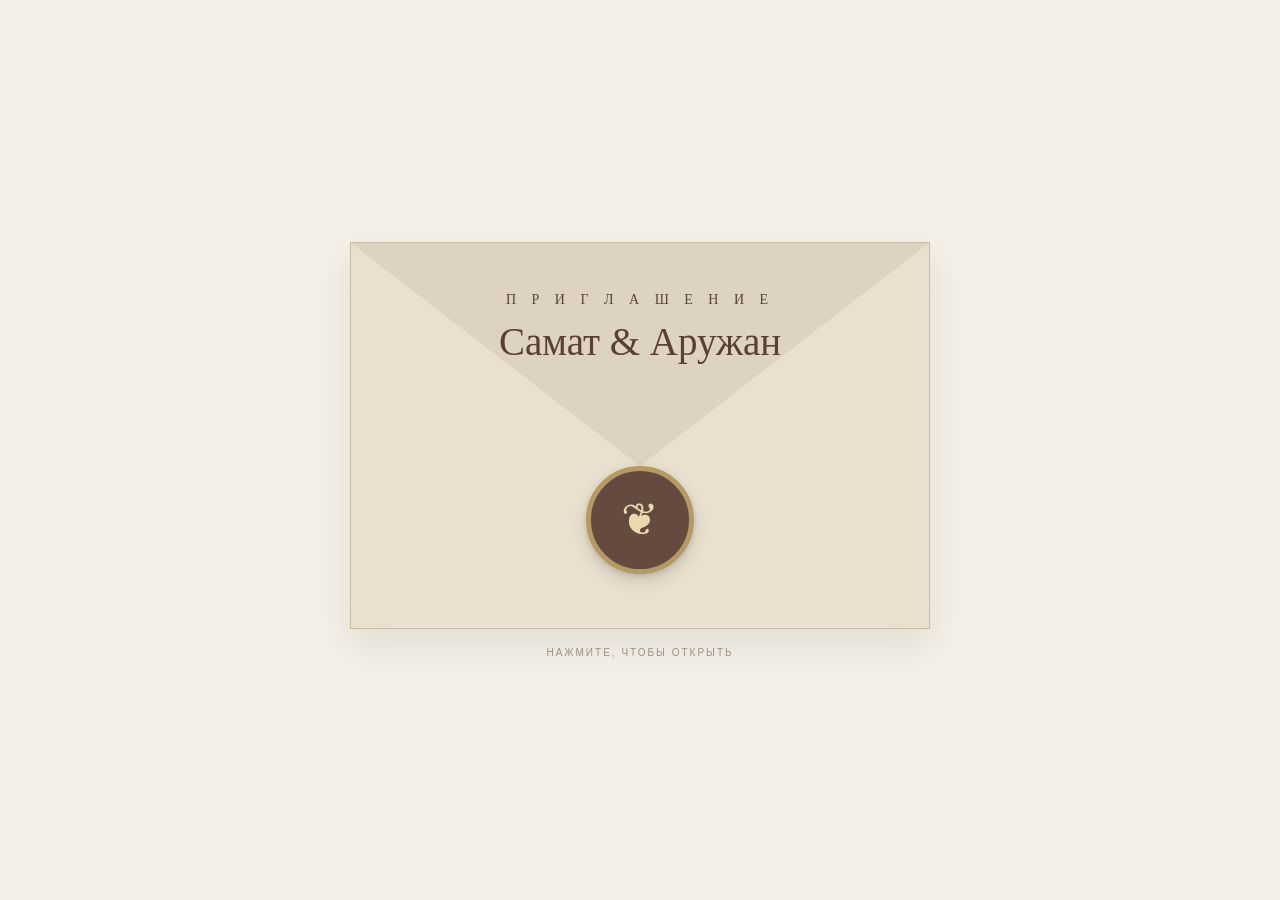
<file: index.html>
<!DOCTYPE html>
<html lang="ru">

<head>
    <meta charset="UTF-8">

    <meta name="viewport"
        content="width=device-width, initial-scale=1.0">

    <title>Самат & Аружан</title>

    <link rel="stylesheet" href="style.css?v=12">
</head>

<body>

    <div class="invitation">

        <div class="envelope">

            <div class="envelope__top"></div>

            <div class="envelope__body">

                <div class="invitation__text">

                    <p>П Р И Г Л А Ш Е Н И Е</p>

                    <h1>Самат &amp; Аружан</h1>

                </div>

            </div>

            <div class="envelope__seal">
                ❦
            </div>

        </div>

        <p class="invitation__hint">
            Нажмите, чтобы открыть
        </p>

    </div>

    <div
        class="page-transition"
        id="pageTransition">
    </div>

    <script src="script.js"></script>

</body>

</html>
</file>
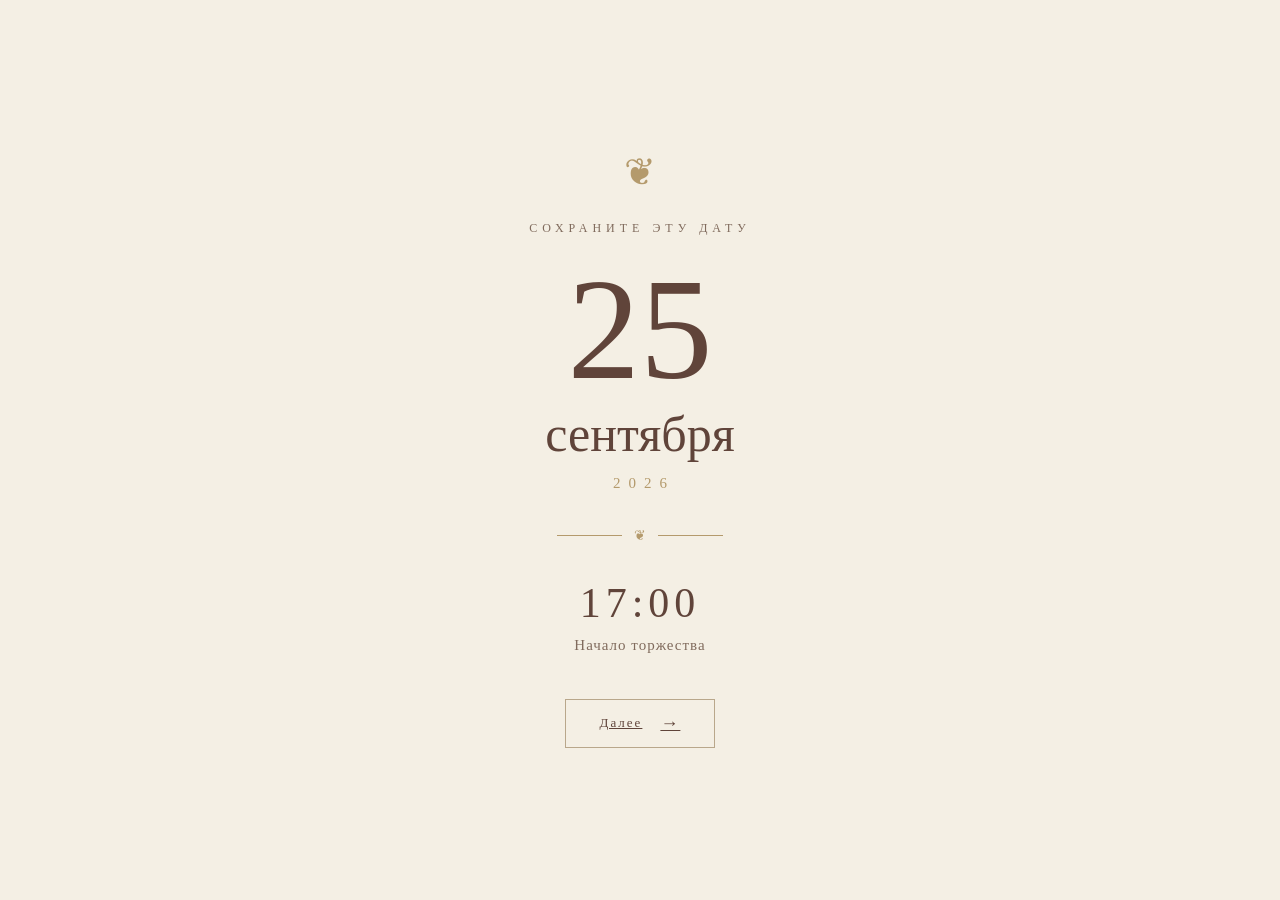
<file: date.html>
<!DOCTYPE html>
<html lang="ru">

<head>
    <meta charset="UTF-8">
    <meta name="viewport" content="width=device-width, initial-scale=1.0">

    <title>Дата торжества</title>

    <link rel="stylesheet" href="date.css">
</head>

<body>

    <main class="date-page">

        <div class="date-page__content">

            <div class="date-page__ornament">
                ❦
            </div>

            <p class="date-page__subtitle">
                СОХРАНИТЕ ЭТУ ДАТУ
            </p>

            <div class="date-page__date">

                <span class="date-page__day">
                    25
                </span>

                <span class="date-page__month">
                    сентября
                </span>

                <span class="date-page__year">
                    2026
                </span>

            </div>

            <div class="date-page__divider">
                <span></span>
                <i>❦</i>
                <span></span>
            </div>

            <div class="date-page__time">
                17:00
            </div>

            <p class="date-page__description">
                Начало торжества
            </p>

            <!-- ПЕРЕХОД НА 4 СТРАНИЦУ -->

            <a href="location.html" class="date-page__button">
                <span>Далее</span>
                <b>→</b>
            </a>

        </div>

    </main>

</body>

</html>
</file>
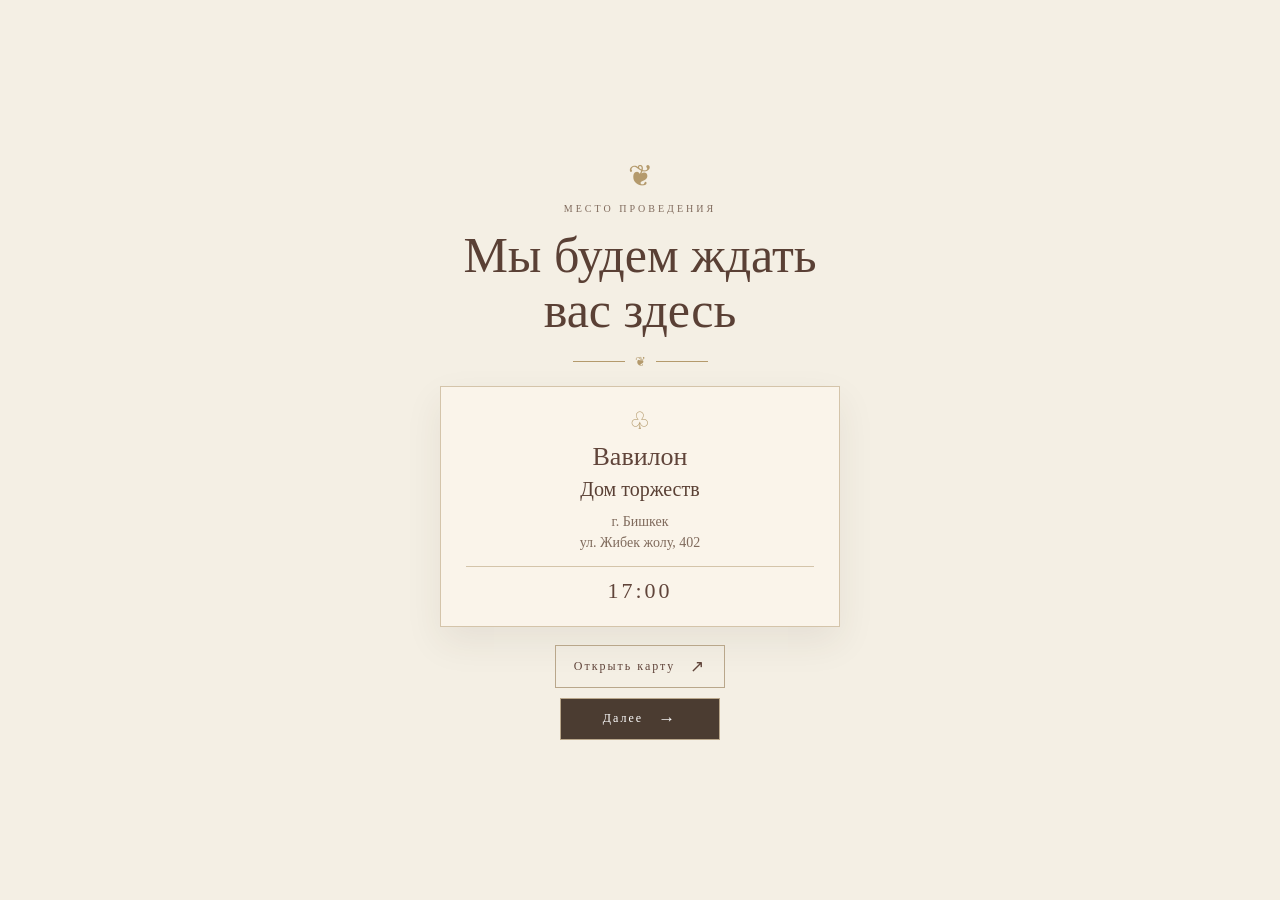
<file: location.html>
<!DOCTYPE html>
<html lang="ru">

<head>
    <meta charset="UTF-8">
    <meta name="viewport" content="width=device-width, initial-scale=1.0">

    <title>Место проведения</title>

    <link rel="stylesheet" href="location.css">
</head>

<body>

    <main class="location-page">

        <div class="location-page__content">

            <div class="location-page__ornament">
                ❦
            </div>

            <p class="location-page__subtitle">
                МЕСТО ПРОВЕДЕНИЯ
            </p>

            <h1 class="location-page__title">
                Мы будем ждать<br>
                вас здесь
            </h1>

            <div class="location-page__divider">
                <span></span>
                <i>❦</i>
                <span></span>
            </div>

            <div class="location-card">

                <div class="location-card__icon">
                    ♧
                </div>

                <h2>
                    Вавилон
                </h2>

                <p class="location-card__name">
                    Дом торжеств
                </p>

                <p class="location-card__address">
                    г. Бишкек<br>
                    ул. Жибек жолу, 402
                </p>

                <div class="location-card__time">
                    17:00
                </div>

            </div>

            <a class="location-page__button"
                href="https://www.google.com/maps/search/?api=1&query=Вавилон%2C%20Жибек%20жолу%20402%2C%20Бишкек"
                target="_blank" rel="noopener noreferrer">
                <span>Открыть карту</span>
                <b>↗</b>
            </a>
            <a class="location-page__button location-page__button--next" href="registration.html">
                <span>Далее</span>
                <b>→</b>
            </a>

        </div>

    </main>

</body>

</html>
</file>
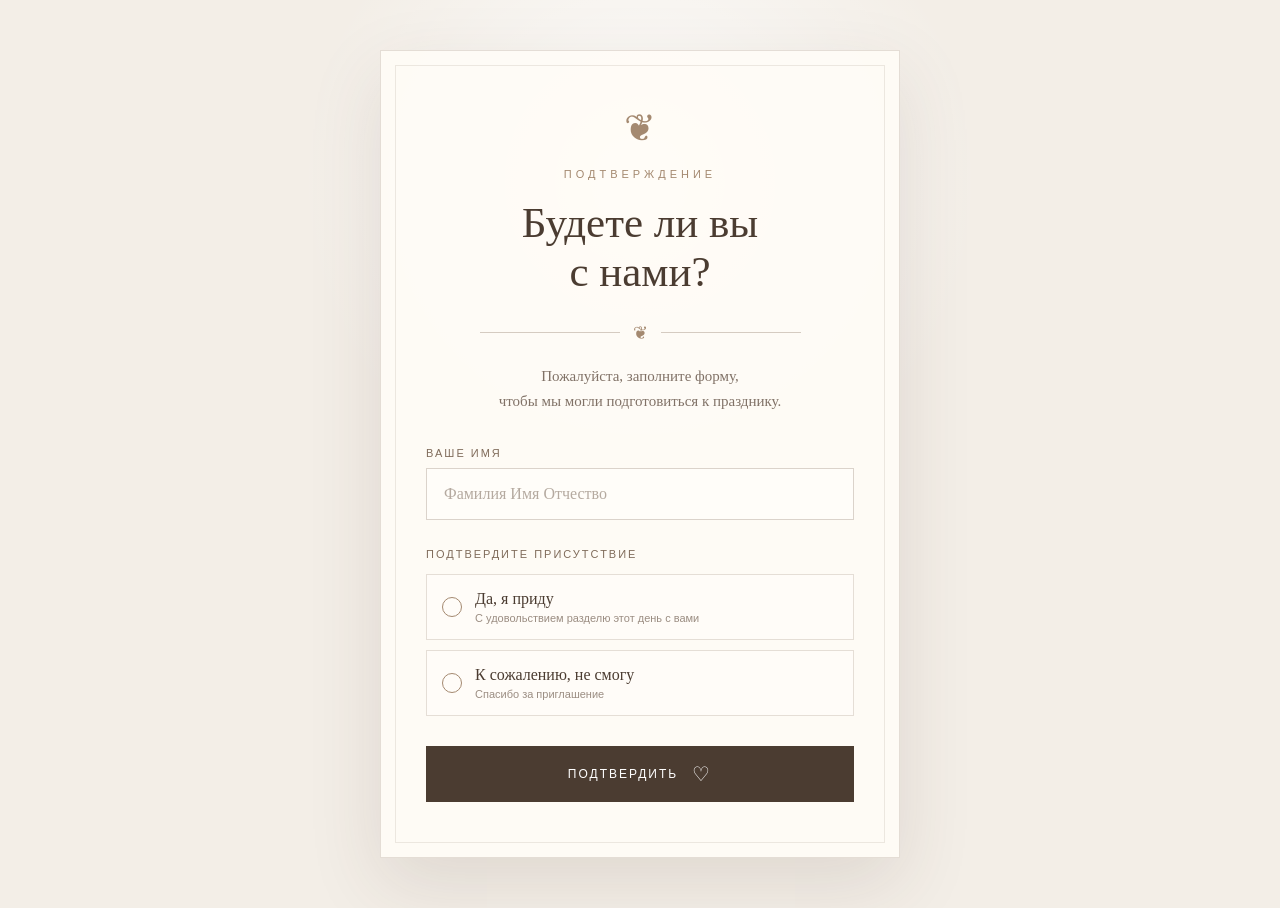
<file: registration.html>
<!DOCTYPE html>
<html lang="ru">

<head>
    <meta charset="UTF-8">
    <meta name="viewport" content="width=device-width, initial-scale=1.0">

    <title>Подтверждение присутствия</title>

    <link rel="stylesheet" href="registration.css">
</head>

<body>

    <main class="registration-page">

        <div class="registration-page__content">

            <div class="registration-page__ornament">
                ❦
            </div>

            <p class="registration-page__subtitle">
                ПОДТВЕРЖДЕНИЕ
            </p>

            <h1 class="registration-page__title">
                Будете ли вы<br>
                с нами?
            </h1>

            <div class="registration-page__divider">
                <span></span>
                <i>❦</i>
                <span></span>
            </div>

            <p class="registration-page__text">
                Пожалуйста, заполните форму,<br>
                чтобы мы могли подготовиться к празднику.
            </p>

            <form class="registration-form" id="registrationForm">

                <div class="input-group">
                    <label for="fullname">
                        Ваше имя
                    </label>

                    <input type="text" id="fullname" name="fullname" placeholder="Фамилия Имя Отчество"
                        autocomplete="name" required>
                </div>

                <div class="attendance">

                    <p class="attendance__title">
                        Подтвердите присутствие
                    </p>

                    <label class="attendance-option">
                        <input type="radio" name="attendance" value="yes" required>

                        <span class="attendance-option__circle"></span>

                        <span class="attendance-option__content">
                            <strong>Да, я приду</strong>
                            <small>С удовольствием разделю этот день с вами</small>
                        </span>
                    </label>

                    <label class="attendance-option">
                        <input type="radio" name="attendance" value="no">

                        <span class="attendance-option__circle"></span>

                        <span class="attendance-option__content">
                            <strong>К сожалению, не смогу</strong>
                            <small>Спасибо за приглашение</small>
                        </span>
                    </label>

                </div>

                <button type="submit" class="registration-page__button">
                    <span>Подтвердить</span>
                    <b>♡</b>
                </button>

            </form>

            <div class="registration-success" id="registrationSuccess">

                <div class="success-icon">
                    ❦
                </div>

                <h2 id="successTitle">
                    Спасибо!
                </h2>

                <p id="successText">
                    Ваш ответ сохранён.
                </p>

                <button type="button" class="registration-back" onclick="window.location.href='location.html'">
                    Вернуться
                </button>

            </div>

        </div>

    </main>

    <script src="registration.js"></script>

</body>

</html>
</file>
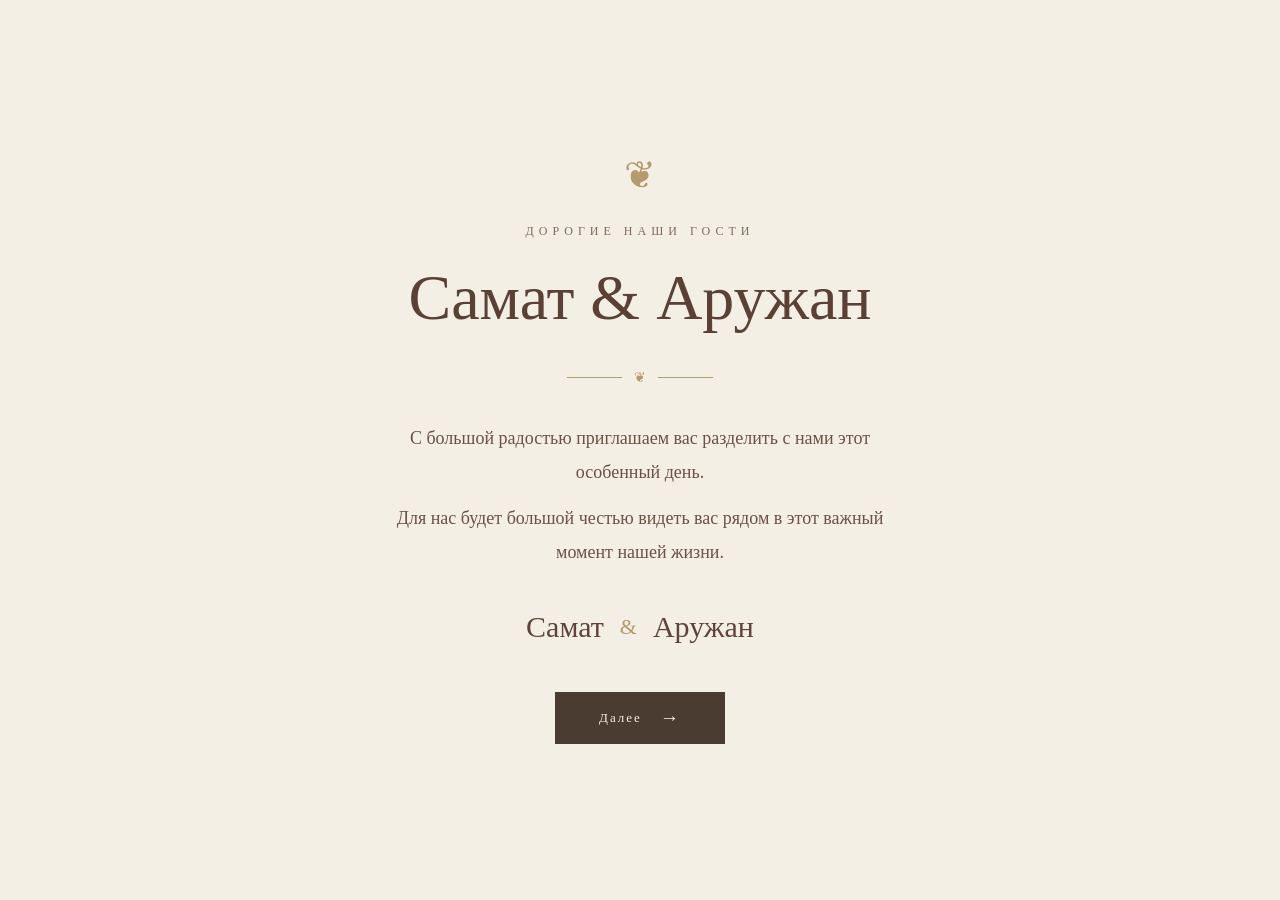
<file: welcome.html>
<!DOCTYPE html>
<html lang="ru">

<head>

    <meta charset="UTF-8">

    <meta name="viewport" content="width=device-width, initial-scale=1.0">

    <title>Самат & Аружан</title>


    <style>
        * {
            margin: 0;
            padding: 0;
            box-sizing: border-box;
        }


        html,
        body {
            width: 100%;
            min-height: 100%;
        }


        body {
            min-height: 100vh;

            background: #f4efe4;

            font-family:
                Georgia,
                "Times New Roman",
                serif;

            color: #5a4035;

            opacity: 0;

            animation:
                pageAppear 1.2s ease forwards;

            transition:
                opacity 0.8s ease,
                transform 0.8s ease;
        }


        /* =========================
           ПОЯВЛЕНИЕ
        ========================= */

        @keyframes pageAppear {

            from {
                opacity: 0;
                transform: scale(1.02);
            }

            to {
                opacity: 1;
                transform: scale(1);
            }

        }


        /* =========================
           УХОД
        ========================= */

        body.leaving {
            opacity: 0;

            transform:
                scale(0.98);
        }


        /* =========================
           ОСНОВА
        ========================= */

        .welcome {
            width: 100%;

            min-height: 100vh;

            display: flex;

            align-items: center;

            justify-content: center;

            padding: 60px 25px;

            text-align: center;

            position: relative;

            overflow: hidden;
        }



        /* =========================
           КОНТЕНТ
        ========================= */

        .welcome__content {

            width: 100%;

            max-width: 650px;

            display: flex;

            flex-direction: column;

            align-items: center;
        }


        /* =========================
           ОРНАМЕНТ
        ========================= */

        .welcome__ornament {

            font-size: 38px;

            line-height: 1;

            color: #b49a6c;

            margin-bottom: 30px;

            animation:
                fadeUp 0.8s 0.2s both;
        }


        /* =========================
           ПОДЗАГОЛОВОК
        ========================= */

        .welcome__subtitle {

            font-size: 12px;

            letter-spacing: 5px;

            color: #806b5d;

            margin-bottom: 24px;

            animation:
                fadeUp 0.8s 0.35s both;
        }


        /* =========================
           ЗАГОЛОВОК
        ========================= */

        .welcome__title {

            font-family:
                "Times New Roman",
                Georgia,
                serif;

            font-size:
                clamp(42px, 7vw, 64px);

            font-weight: normal;

            line-height: 1.1;

            color: #5a4035;

            animation:
                fadeUp 0.9s 0.5s both;
        }


        /* =========================
           РАЗДЕЛИТЕЛЬ
        ========================= */

        .welcome__divider {

            width: 170px;

            display: flex;

            align-items: center;

            justify-content: center;

            gap: 12px;

            margin: 35px 0;

            animation:
                fadeUp 0.8s 0.65s both;
        }


        .welcome__divider span {

            width: 55px;

            height: 1px;

            background: #b49a6c;
        }


        .welcome__divider i {

            font-style: normal;

            color: #b49a6c;

            font-size: 14px;
        }


        /* =========================
           ТЕКСТ
        ========================= */

        .welcome__text {

            max-width: 540px;

            font-size: 18px;

            line-height: 1.9;

            color: #6b5146;

            margin-bottom: 12px;

            animation:
                fadeUp 0.8s 0.8s both;
        }


        /* =========================
           ИМЕНА
        ========================= */

        .welcome__names {

            display: flex;

            align-items: center;

            justify-content: center;

            gap: 16px;

            margin-top: 28px;

            font-family:
                "Times New Roman",
                Georgia,
                serif;

            font-size: 30px;

            color: #60443a;

            animation:
                fadeUp 0.8s 0.95s both;
        }


        .welcome__names .ampersand {

            color: #b49a6c;

            font-size: 22px;
        }


        /* =========================
           КНОПКА ДАЛЕЕ
        ========================= */

        .next-page-button {

            margin-top: 48px;

            width: 170px;

            height: 52px;

            display: flex;

            align-items: center;

            justify-content: center;

            gap: 18px;

            background: #4b3c31;

            border: 1px solid #4b3c31;

            color: #f4efe4;

            text-decoration: none;

            font-family:
                Georgia,
                "Times New Roman",
                serif;

            font-size: 13px;

            letter-spacing: 2px;

            cursor: pointer;

            transition:
                background 0.4s ease,
                color 0.4s ease,
                transform 0.4s ease,
                box-shadow 0.4s ease;

            animation:
                fadeUp 0.8s 1.1s both;
        }


        .next-page-button b {

            font-size: 19px;

            font-weight: normal;

            transition:
                transform 0.4s ease;
        }


        .next-page-button:hover {

            background: #604c3d;

            color: #ffffff;

            transform:
                translateY(-3px);

            box-shadow:
                0 10px 25px rgba(72, 53, 38, 0.18);
        }


        .next-page-button:hover b {

            transform:
                translateX(5px);
        }


        .next-page-button:active {

            transform:
                translateY(0);
        }


        /* =========================
           АНИМАЦИЯ
        ========================= */

        @keyframes fadeUp {

            from {

                opacity: 0;

                transform:
                    translateY(18px);
            }

            to {

                opacity: 1;

                transform:
                    translateY(0);
            }

        }


        /* =========================
           ТЕЛЕФОН
        ========================= */

        @media (max-width: 500px) {

            .welcome {

                padding: 50px 20px;
            }


            .welcome__ornament {

                font-size: 32px;

                margin-bottom: 25px;
            }


            .welcome__subtitle {

                font-size: 9px;

                letter-spacing: 3px;

                margin-bottom: 20px;
            }


            .welcome__title {

                font-size: 40px;
            }


            .welcome__divider {

                width: 150px;

                margin: 28px 0;
            }


            .welcome__divider span {

                width: 45px;
            }


            .welcome__text {

                max-width: 350px;

                font-size: 17px;

                line-height: 1.8;
            }


            .welcome__names {

                font-size: 27px;

                gap: 12px;

                margin-top: 24px;
            }


            .next-page-button {

                width: 160px;

                height: 50px;

                margin-top: 40px;
            }

        }
    </style>

</head>


<body>

    <main class="welcome">

        <div class="welcome__content">

            <div class="welcome__ornament">
                ❦
            </div>


            <p class="welcome__subtitle">
                ДОРОГИЕ НАШИ ГОСТИ
            </p>


            <h1 class="welcome__title">
                Самат & Аружан
            </h1>


            <div class="welcome__divider">

                <span></span>

                <i>❦</i>

                <span></span>

            </div>


            <p class="welcome__text">
                С большой радостью приглашаем вас
                разделить с нами этот особенный день.
            </p>


            <p class="welcome__text">
                Для нас будет большой честью видеть вас
                рядом в этот важный момент нашей жизни.
            </p>


            <div class="welcome__names">

                <span>Самат</span>

                <span class="ampersand">&</span>

                <span>Аружан</span>

            </div>


            <a id="nextButton" class="next-page-button" href="date.html">

                <span>Далее</span>

                <b>→</b>

            </a>

        </div>

    </main>


    <script>

        const nextButton =
            document.getElementById("nextButton");


        nextButton.addEventListener(
            "click",
            function (event) {

                event.preventDefault();


                document.body.classList.add(
                    "leaving"
                );


                setTimeout(
                    function () {

                        window.location.href =
                            "date.html";

                    },
                    800
                );

            }
        );

    </script>

</body>

</html>
</file>
<file: style.css>
/* ========================================
   ОСНОВНЫЕ НАСТРОЙКИ
======================================== */

* {
    margin: 0;
    padding: 0;
    box-sizing: border-box;
}

html,
body {
    width: 100%;
    height: 100%;
    overflow: hidden;
}

body {
    background: #f4f0e7;

    font-family:
        Georgia,
        "Times New Roman",
        serif;
}


/* ========================================
   ОСНОВНОЙ КОНТЕЙНЕР
======================================== */

.invitation {
    position: fixed;

    inset: 0;

    width: 100%;
    height: 100dvh;

    display: flex;
    flex-direction: column;

    align-items: center;
    justify-content: center;

    padding: 0;
    margin: 0;
}


/* ========================================
   КОНВЕРТ
======================================== */

.envelope {
    position: relative;

    width: 86vw;

    max-width: 580px;

    min-width: 0;

    aspect-ratio: 3 / 2;

    height: auto;

    margin: 0;

    background: #e9e0cf;

    border: 1px solid #cbbda5;

    overflow: hidden;

    isolation: isolate;

    /* ТЕНЬ САМОГО КОНВЕРТА */
    box-shadow:
        0 15px 35px rgba(73, 57, 42, 0.10);

    cursor: pointer;

    transition:
        transform 0.45s cubic-bezier(0.22, 0.61, 0.36, 1),
        opacity 0.45s ease;

    will-change: transform, opacity;
}


/* ========================================
   ТЕЛО КОНВЕРТА
======================================== */

.envelope__body {
    position: absolute;

    inset: 0;

    background: transparent;

    z-index: 20;

    pointer-events: none;
}


/* ========================================
   ВЕРХНИЙ КЛАПАН
   РАСТЯНУТ ДО КРУЖОЧКА
======================================== */

.envelope__top {
    position: absolute;

    top: 0;
    left: 0;

    width: 100%;

    /* БЫЛО 44%, ТЕПЕРЬ ДОХОДИТ ДО КРУЖОЧКА */
    height: 58%;

    background: #ded3c0;

    clip-path: polygon(
        0 0,
        100% 0,
        50% 100%
    );

    z-index: 10;

    pointer-events: none;

    /* ОСТАВЛЯЕМ ТОЛЬКО ЭТУ ТЕНЬ */
    filter:
        drop-shadow(
            0 2px 3px rgba(91, 68, 57, 0.12)
        );
}


/* ========================================
   НИЖНИЕ СКЛАДКИ УБРАНЫ
======================================== */

.envelope::before {
    content: none;
}

.envelope::after {
    content: none;
}


/* ========================================
   ТЕКСТ
======================================== */

.invitation__text {
    position: absolute;

    top: 13%;

    left: 0;
    right: 0;

    width: 100%;

    text-align: center;

    z-index: 50;

    color: #593f36;

    pointer-events: none;
}


/* ========================================
   ПРИГЛАШЕНИЕ
======================================== */

.invitation__text p {
    margin: 0 0 14px;

    font-family:
        Georgia,
        "Times New Roman",
        serif;

    font-size:
        clamp(8px, 2.5vw, 14px);

    font-weight: 400;

    letter-spacing:
        clamp(3px, 1.3vw, 6px);

    line-height: 1;

    color: #5b4439;

    text-transform: uppercase;

    white-space: nowrap;

    position: relative;

    z-index: 51;
}


/* ========================================
   ИМЕНА
======================================== */

.invitation__text h1 {
    display: block;

    width: 100%;

    margin: 0;
    padding: 0;

    font-family:
        Georgia,
        "Times New Roman",
        serif;

    font-size:
        clamp(24px, 6.8vw, 39px);

    font-weight: 400;

    line-height: 1.1;

    letter-spacing: 0;

    color: #593f36;

    white-space: nowrap;

    overflow: visible;

    text-align: center;

    position: relative;

    z-index: 52;
}


/* ========================================
   ПЕЧАТЬ / КРУЖОЧЕК
======================================== */

.envelope__seal {
    position: absolute;

    left: 50%;
    top: 58%;

    width: 108px;
    height: 108px;

    transform:
        translateX(-50%);

    display: flex;

    align-items: center;
    justify-content: center;

    border-radius: 50%;

    background: #654a40;

    border: 5px solid #b49a64;

    color: #e8d9ae;

    font-family:
        Georgia,
        "Times New Roman",
        serif;

    font-size: 45px;

    font-weight: 400;

    line-height: 1;

    z-index: 100;

    /* ТЕНЬ КРУЖОЧКА */
    box-shadow:
        0 7px 16px rgba(55, 42, 33, 0.16),
        0 2px 5px rgba(55, 42, 33, 0.12);

    cursor: pointer;

    transition:
        transform 0.3s ease;
}


/* ========================================
   НАВЕДЕНИЕ
======================================== */

.envelope:hover .envelope__seal {
    transform:
        translateX(-50%)
        scale(1.03);
}


/* ========================================
   АНИМАЦИЯ
======================================== */

.envelope.exit {
    transform:
        translate3d(0, -12px, 0)
        scale(0.97);

    opacity: 0.85;
}


/* ========================================
   ПОДСКАЗКА
======================================== */

.invitation__hint {
    margin-top: 18px;

    font-family:
        Arial,
        sans-serif;

    font-size: 10px;

    letter-spacing: 2px;

    color: #8c7a69;

    opacity: 0.8;

    text-transform: uppercase;

    text-align: center;

    white-space: nowrap;

    transition:
        opacity 0.3s ease,
        transform 0.3s ease;
}


/* ========================================
   СКРЫТИЕ ПОДСКАЗКИ
======================================== */

.invitation__hint.hidden {
    opacity: 0;

    transform:
        translateY(5px);
}


/* ========================================
   ПЕРЕХОД
======================================== */

.page-transition {
    position: fixed;

    inset: 0;

    width: 100%;
    height: 100%;

    background: #f4f0e7;

    z-index: 9999;

    pointer-events: none;

    opacity: 0;

    transform:
        translate3d(0, 0, 0);

    transition:
        opacity 0.45s ease;

    will-change: opacity;
}


.page-transition.active {
    opacity: 1;
}


/* ========================================
   ТЕЛЕФОН
======================================== */

@media (max-width: 600px) {

    .invitation {
        position: fixed;

        inset: 0;

        width: 100vw;
        height: 100dvh;

        display: flex;

        flex-direction: column;

        align-items: center;
        justify-content: center;

        padding: 0;
        margin: 0;
    }


    .envelope {
        width: 86vw;

        max-width: 580px;

        aspect-ratio: 3 / 2;

        margin: 0;
    }


    /* ТЕКСТ */

    .invitation__text {
        top: 13%;
    }


    .invitation__text p {
        font-size:
            clamp(8px, 2.5vw, 11px);

        letter-spacing:
            clamp(2.5px, 1.2vw, 4px);

        margin-bottom: 12px;
    }


    .invitation__text h1 {
        font-size:
            clamp(23px, 6.5vw, 32px);
    }


    /* ВЕРХНИЙ КЛАПАН
       РАСТЯНУТ ДО КРУЖОЧКА */

    .envelope__top {
        height: 58%;
    }


    /* КРУЖОЧЕК */

    .envelope__seal {
        width: 108px;
        height: 108px;

        left: 50%;
        top: 58%;

        border-width: 5px;

        font-size: 45px;

        transform:
            translateX(-50%);
    }


    /* ПОДСКАЗКА */

    .invitation__hint {
        margin-top: 18px;

        font-size: 9px;

        letter-spacing: 1.8px;
    }
}


/* ========================================
   МАЛЕНЬКИЙ ТЕЛЕФОН
======================================== */

@media (max-width: 380px) {

    .invitation {
        padding: 0;
    }


    .envelope {
        width: 86vw;
    }


    .invitation__text {
        top: 13%;
    }


    .invitation__text p {
        font-size: 7px;

        letter-spacing: 2.5px;

        margin-bottom: 9px;
    }


    .invitation__text h1 {
        font-size: 21px;
    }


    .envelope__top {
        height: 58%;
    }


    .envelope__seal {
        width: 82px;
        height: 82px;

        top: 58%;

        font-size: 34px;

        border-width: 4px;
    }


    .invitation__hint {
        margin-top: 12px;

        font-size: 7px;

        letter-spacing: 1.3px;
    }
}


/* ========================================
   НИЗКИЙ ЭКРАН
======================================== */

@media (max-height: 650px) {

    .invitation {
        padding: 0;
    }


    .envelope {
        width:
            min(86vw, 500px);
    }


    .envelope__top {
        height: 58%;
    }


    .envelope__seal {
        width: 85px;
        height: 85px;

        top: 58%;

        font-size: 35px;

        border-width: 4px;
    }


    .invitation__hint {
        margin-top: 10px;

        font-size: 8px;
    }
}


/* ========================================
   ОЧЕНЬ НИЗКИЙ ЭКРАН
======================================== */

@media (max-height: 550px) {

    .envelope {
        width:
            min(78vw, 420px);
    }


    .invitation__text {
        top: 12%;
    }


    .invitation__text h1 {
        font-size: 24px;
    }


    .envelope__top {
        height: 58%;
    }


    .envelope__seal {
        width: 65px;
        height: 65px;

        top: 58%;

        font-size: 28px;

        border-width: 3px;
    }


    .invitation__hint {
        margin-top: 7px;

        font-size: 7px;
    }
}


/* ========================================
   ОТКЛЮЧЕНИЕ АНИМАЦИЙ
======================================== */

@media (prefers-reduced-motion: reduce) {

    .envelope,
    .envelope__seal,
    .invitation__hint,
    .page-transition {
        transition: none;
    }
}
</file>
<file: date.css>
/* =========================
   ОБЩЕЕ
========================= */

* {
    margin: 0;
    padding: 0;
    box-sizing: border-box;
}

html,
body {
    width: 100%;
    min-height: 100%;
}

body {
    min-height: 100vh;

    background: #f4efe4;

    font-family: Georgia, serif;

    color: #5a4035;

    opacity: 0;

    animation: pageAppear 1.2s ease forwards;
}


/* =========================
   ПОЯВЛЕНИЕ
========================= */

@keyframes pageAppear {

    from {
        opacity: 0;
        transform: scale(1.02);
    }

    to {
        opacity: 1;
        transform: scale(1);
    }

}


/* =========================
   СТРАНИЦА
========================= */

.date-page {
    min-height: 100vh;

    display: flex;

    align-items: center;
    justify-content: center;

    padding: 50px 20px;

    text-align: center;

    position: relative;
}




/* =========================
   КОНТЕНТ
========================= */

.date-page__content {
    width: 100%;
    max-width: 600px;

    display: flex;

    flex-direction: column;

    align-items: center;
}


/* =========================
   ОРНАМЕНТ
========================= */

.date-page__ornament {
    font-size: 38px;

    color: #b49a6c;

    margin-bottom: 30px;

    line-height: 1;

    animation:
        fadeUp 0.8s 0.2s both;
}


/* =========================
   ПОДЗАГОЛОВОК
========================= */

.date-page__subtitle {
    font-size: 12px;

    letter-spacing: 5px;

    color: #806b5d;

    margin-bottom: 35px;

    animation:
        fadeUp 0.8s 0.35s both;
}


/* =========================
   ДАТА
========================= */

.date-page__date {
    display: flex;

    flex-direction: column;

    align-items: center;

    animation:
        fadeUp 0.9s 0.5s both;
}


/* Число */

.date-page__day {
    font-family:
        "Times New Roman",
        Georgia,
        serif;

    font-size: clamp(90px, 18vw, 145px);

    line-height: 0.8;

    font-weight: normal;

    color: #60443a;
}


/* Месяц */

.date-page__month {
    margin-top: 18px;

    font-family:
        "Times New Roman",
        Georgia,
        serif;

    font-size: clamp(34px, 7vw, 50px);

    font-weight: normal;

    color: #60443a;
}


/* Год */

.date-page__year {
    margin-top: 12px;

    font-size: 15px;

    letter-spacing: 8px;

    color: #b49a6c;

    transform: translateX(4px);
}


/* =========================
   РАЗДЕЛИТЕЛЬ
========================= */

.date-page__divider {
    width: 190px;

    display: flex;

    align-items: center;

    justify-content: center;

    gap: 12px;

    margin: 35px 0;

    animation:
        fadeUp 0.8s 0.7s both;
}

.date-page__divider span {
    width: 65px;

    height: 1px;

    background: #b49a6c;
}

.date-page__divider i {
    font-style: normal;

    font-size: 14px;

    color: #b49a6c;
}


/* =========================
   ВРЕМЯ
========================= */

.date-page__time {
    font-family:
        "Times New Roman",
        Georgia,
        serif;

    font-size: 42px;

    letter-spacing: 5px;

    color: #60443a;

    animation:
        fadeUp 0.8s 0.85s both;
}


/* =========================
   ОПИСАНИЕ
========================= */

.date-page__description {
    margin-top: 10px;

    font-size: 15px;

    letter-spacing: 1px;

    color: #806b5d;

    animation:
        fadeUp 0.8s 1s both;
}


/* =========================
   КНОПКА
========================= */

.date-page__button {
    margin-top: 45px;

    min-width: 150px;

    padding: 13px 20px;

    display: flex;

    align-items: center;
    justify-content: center;

    gap: 18px;

    background: transparent;

    border: 1px solid #b9a78b;

    color: #60443a;

    font-family: Georgia, serif;

    font-size: 13px;

    letter-spacing: 2px;

    cursor: pointer;

    transition:
        background 0.4s ease,
        color 0.4s ease,
        transform 0.4s ease;

    animation:
        fadeUp 0.8s 1.1s both;
}

.date-page__button b {
    font-size: 18px;

    font-weight: normal;

    transition:
        transform 0.4s ease;
}

.date-page__button:hover {
    background: #60443a;

    color: #f4efe4;

    transform: translateY(-3px);
}

.date-page__button:hover b {
    transform: translateX(5px);
}


/* =========================
   АНИМАЦИЯ
========================= */

@keyframes fadeUp {

    from {
        opacity: 0;

        transform: translateY(18px);
    }

    to {
        opacity: 1;

        transform: translateY(0);
    }

}


/* =========================
   МОБИЛЬНАЯ ВЕРСИЯ
========================= */

@media (max-width: 500px) {

    .date-page {
        padding: 45px 20px;
    }

    .date-page__ornament {
        font-size: 32px;

        margin-bottom: 25px;
    }

    .date-page__subtitle {
        font-size: 9px;

        letter-spacing: 3px;

        margin-bottom: 30px;
    }

    .date-page__day {
        font-size: 95px;
    }

    .date-page__month {
        font-size: 36px;
    }

    .date-page__year {
        font-size: 13px;

        letter-spacing: 6px;
    }

    .date-page__divider {
        margin: 30px 0;
    }

    .date-page__time {
        font-size: 34px;
    }

}
</file>
<file: location.css>
/* =========================
   ОБЩЕЕ
========================= */

* {
    margin: 0;
    padding: 0;
    box-sizing: border-box;
}

html,
body {
    width: 100%;
    height: 100%;
    overflow: hidden;
}

body {
    background: #f4efe4;
    font-family: Georgia, serif;
    color: #5a4035;

    opacity: 0;
    animation: pageAppear 1.2s ease forwards;
}

/* =========================
   ПОЯВЛЕНИЕ
========================= */

@keyframes pageAppear {
    from {
        opacity: 0;
        transform: scale(1.02);
    }

    to {
        opacity: 1;
        transform: scale(1);
    }
}

/* =========================
   СТРАНИЦА
========================= */

.location-page {
    width: 100%;
    height: 100dvh;
    max-height: 100dvh;

    display: flex;
    align-items: center;
    justify-content: center;

    padding: 10px 20px;

    text-align: center;

    position: relative;

    overflow: hidden;
}


/* =========================
   КОНТЕНТ
========================= */

.location-page__content {
    width: 100%;
    max-width: 600px;

    display: flex;
    flex-direction: column;
    align-items: center;
    justify-content: center;
}

/* =========================
   ОРНАМЕНТ
========================= */

.location-page__ornament {
    font-size: 30px;

    color: #b49a6c;

    line-height: 1;

    margin-bottom: 12px;

    animation:
        fadeUp 0.8s 0.2s both;
}

/* =========================
   ПОДЗАГОЛОВОК
========================= */

.location-page__subtitle {
    font-size: 10px;

    letter-spacing: 3px;

    color: #806b5d;

    margin-bottom: 14px;

    animation:
        fadeUp 0.8s 0.35s both;
}

/* =========================
   ЗАГОЛОВОК
========================= */

.location-page__title {
    font-family:
        "Times New Roman",
        Georgia,
        serif;

    font-size: clamp(34px, 6vw, 50px);

    font-weight: normal;

    line-height: 1.1;

    color: #5a4035;

    animation:
        fadeUp 0.9s 0.5s both;
}

/* =========================
   РАЗДЕЛИТЕЛЬ
========================= */

.location-page__divider {
    width: 160px;

    display: flex;
    align-items: center;
    justify-content: center;

    gap: 10px;

    margin: 16px 0;

    animation:
        fadeUp 0.8s 0.65s both;
}

.location-page__divider span {
    width: 52px;
    height: 1px;

    background: #b49a6c;
}

.location-page__divider i {
    font-style: normal;

    font-size: 13px;

    color: #b49a6c;
}

/* =========================
   КАРТОЧКА
========================= */

.location-card {
    width: min(100%, 400px);

    padding: 22px 25px;

    background:
        rgba(255, 250, 241, 0.55);

    border: 1px solid #d4c4aa;

    box-shadow:
        0 15px 35px rgba(70, 50, 40, 0.08);

    animation:
        fadeUp 0.9s 0.8s both;
}

/* =========================
   ИКОНКА
========================= */

.location-card__icon {
    font-size: 24px;

    color: #b49a6c;

    margin-bottom: 9px;

    line-height: 1;
}

/* =========================
   ЗАГОЛОВОК КАРТОЧКИ
========================= */

.location-card h2 {
    font-family:
        "Times New Roman",
        Georgia,
        serif;

    font-size: 26px;

    font-weight: normal;

    color: #60443a;

    margin-bottom: 6px;
}

/* =========================
   НАЗВАНИЕ
========================= */

.location-card__name {
    font-family:
        "Times New Roman",
        Georgia,
        serif;

    font-size: 20px;

    color: #5a4035;

    margin-bottom: 10px;
}

/* =========================
   АДРЕС
========================= */

.location-card__address {
    font-size: 14px;

    line-height: 1.5;

    color: #806b5d;
}

/* =========================
   ВРЕМЯ
========================= */

.location-card__time {
    margin-top: 13px;

    padding-top: 11px;

    border-top: 1px solid #d4c4aa;

    font-family:
        "Times New Roman",
        Georgia,
        serif;

    font-size: 22px;

    letter-spacing: 3px;

    color: #60443a;
}

/* =========================
   КНОПКА КАРТЫ
========================= */

.location-page__button {
    margin-top: 18px;

    min-width: 160px;

    padding: 10px 18px;

    display: flex;
    align-items: center;
    justify-content: center;

    gap: 15px;

    background: transparent;

    border: 1px solid #b9a78b;

    color: #60443a;

    font-family: Georgia, serif;

    font-size: 12px;

    letter-spacing: 2px;

    text-decoration: none;

    cursor: pointer;

    transition:
        background 0.4s ease,
        color 0.4s ease,
        transform 0.4s ease;

    animation:
        fadeUp 0.8s 1s both;
}

.location-page__button b {
    font-size: 17px;

    font-weight: normal;

    transition:
        transform 0.4s ease;
}

.location-page__button:hover {
    background: #60443a;

    color: #f4efe4;

    transform: translateY(-3px);
}

.location-page__button:hover b {
    transform: translate(3px, -3px);
}

/* =========================
   КНОПКА ДАЛЕЕ
========================= */

.location-page__button--next {
    margin-top: 10px;

    background: #4b3c31;

    color: #fff;
}

.location-page__button--next:hover {
    background: #604c3d;
}

/* =========================
   АНИМАЦИЯ
========================= */

@keyframes fadeUp {
    from {
        opacity: 0;
        transform: translateY(12px);
    }

    to {
        opacity: 1;
        transform: translateY(0);
    }
}

/* =========================
   МОБИЛЬНЫЙ
========================= */

@media (max-width: 500px) {

    .location-page {
        padding: 8px 15px;
    }

    .location-page__ornament {
        font-size: 24px;
        margin-bottom: 8px;
    }

    .location-page__subtitle {
        font-size: 8px;
        letter-spacing: 2.5px;
        margin-bottom: 10px;
    }

    .location-page__title {
        font-size: 32px;
    }

    .location-page__divider {
        margin: 12px 0;
    }

    .location-card {
        padding: 18px 18px;
    }

    .location-card__icon {
        font-size: 21px;
        margin-bottom: 7px;
    }

    .location-card h2 {
        font-size: 23px;
        margin-bottom: 5px;
    }

    .location-card__name {
        font-size: 18px;
        margin-bottom: 7px;
    }

    .location-card__address {
        font-size: 13px;
        line-height: 1.4;
    }

    .location-card__time {
        margin-top: 10px;
        padding-top: 9px;
        font-size: 20px;
    }

    .location-page__button {
        margin-top: 13px;
        min-width: 150px;
        padding: 9px 16px;
        font-size: 11px;
    }

    .location-page__button--next {
        margin-top: 8px;
    }
}

/* =========================
   НИЗКИЙ ЭКРАН
========================= */

@media (max-height: 650px) {

    .location-page__ornament {
        font-size: 20px;
        margin-bottom: 5px;
    }

    .location-page__subtitle {
        font-size: 7px;
        margin-bottom: 7px;
    }

    .location-page__title {
        font-size: 28px;
    }

    .location-page__divider {
        margin: 9px 0;
    }

    .location-card {
        padding: 15px 17px;
    }

    .location-card__icon {
        font-size: 18px;
        margin-bottom: 5px;
    }

    .location-card h2 {
        font-size: 21px;
    }

    .location-card__name {
        font-size: 16px;
        margin-bottom: 5px;
    }

    .location-card__address {
        font-size: 12px;
    }

    .location-card__time {
        margin-top: 7px;
        padding-top: 7px;
        font-size: 18px;
    }

    .location-page__button {
        margin-top: 9px;
        padding: 7px 14px;
    }

    .location-page__button--next {
        margin-top: 6px;
    }
}

/* =========================
   ОЧЕНЬ НИЗКИЙ ЭКРАН
========================= */

@media (max-height: 550px) {

    .location-page__ornament {
        font-size: 17px;
        margin-bottom: 3px;
    }

    .location-page__subtitle {
        font-size: 6px;
        margin-bottom: 5px;
    }

    .location-page__title {
        font-size: 24px;
    }

    .location-page__divider {
        margin: 6px 0;
    }

    .location-card {
        padding: 11px 14px;
    }

    .location-card__icon {
        font-size: 16px;
        margin-bottom: 3px;
    }

    .location-card h2 {
        font-size: 19px;
    }

    .location-card__name {
        font-size: 15px;
    }

    .location-card__address {
        font-size: 11px;
    }

    .location-card__time {
        font-size: 16px;
        margin-top: 5px;
        padding-top: 5px;
    }

    .location-page__button {
        margin-top: 6px;
        padding: 6px 12px;
        font-size: 9px;
    }

    .location-page__button--next {
        margin-top: 4px;
    }
}
</file>
<file: registration.css>
* {
    margin: 0;
    padding: 0;
    box-sizing: border-box;
}

body {
    min-height: 100vh;
    font-family: Georgia, "Times New Roman", serif;
    background:
        radial-gradient(circle at 50% 20%,
            rgba(255, 255, 255, 0.9),
            transparent 35%),
        #f3eee7;

    color: #3d332c;
}

.registration-page {
    min-height: 100vh;
    display: flex;
    justify-content: center;
    align-items: center;

    padding: 50px 20px;
}

.registration-page__content {
    width: 100%;
    max-width: 520px;

    text-align: center;

    padding: 55px 45px;

    background: rgba(255, 252, 247, 0.92);

    border: 1px solid rgba(110, 86, 66, 0.18);

    box-shadow:
        0 25px 70px rgba(72, 53, 38, 0.12);

    position: relative;
}

.registration-page__content::before {
    content: "";
    position: absolute;

    inset: 14px;

    border: 1px solid rgba(110, 86, 66, 0.12);

    pointer-events: none;
}

.registration-page__ornament {
    position: relative;

    font-size: 38px;

    color: #a48970;

    margin-bottom: 18px;
}

.registration-page__subtitle {
    position: relative;

    font-family: Arial, sans-serif;

    font-size: 11px;
    letter-spacing: 4px;

    color: #a48970;

    margin-bottom: 18px;
}

.registration-page__title {
    position: relative;

    font-size: 43px;
    line-height: 1.15;

    font-weight: 400;

    color: #4b3c31;
}

.registration-page__divider {
    position: relative;

    display: flex;
    align-items: center;
    justify-content: center;

    gap: 13px;

    margin: 25px auto 20px;

    width: 75%;
}

.registration-page__divider span {
    height: 1px;
    flex: 1;

    background: rgba(115, 91, 70, 0.3);
}

.registration-page__divider i {
    font-style: normal;

    color: #a48970;

    font-size: 18px;
}

.registration-page__text {
    position: relative;

    font-size: 15px;
    line-height: 1.7;

    color: #817267;

    margin-bottom: 32px;
}


/* FORM */

.registration-form {
    position: relative;

    text-align: left;
}

.input-group {
    margin-bottom: 28px;
}

.input-group label {
    display: block;

    margin-bottom: 9px;

    font-family: Arial, sans-serif;

    font-size: 11px;
    letter-spacing: 2px;
    text-transform: uppercase;

    color: #806c5b;
}

.input-group input {
    width: 100%;

    height: 52px;

    padding: 0 17px;

    border: 1px solid rgba(112, 86, 64, 0.25);

    background: #fffdf9;

    outline: none;

    font-family: Georgia, "Times New Roman", serif;

    font-size: 16px;

    color: #45382e;

    transition: 0.25s ease;
}

.input-group input::placeholder {
    color: #b5aaa0;
}

.input-group input:focus {
    border-color: #a48970;

    box-shadow:
        0 0 0 3px rgba(164, 137, 112, 0.08);
}


/* ATTENDANCE */

.attendance {
    margin-bottom: 30px;
}

.attendance__title {
    margin-bottom: 14px;

    font-family: Arial, sans-serif;

    font-size: 11px;
    letter-spacing: 2px;
    text-transform: uppercase;

    color: #806c5b;
}

.attendance-option {
    display: flex;
    align-items: center;

    position: relative;

    padding: 15px;

    margin-bottom: 10px;

    border: 1px solid rgba(112, 86, 64, 0.18);

    background: rgba(255, 253, 249, 0.8);

    cursor: pointer;

    transition:
        background 0.25s ease,
        border-color 0.25s ease,
        transform 0.25s ease;
}

.attendance-option:hover {
    transform: translateY(-2px);

    border-color: rgba(164, 137, 112, 0.55);

    background: #fff;
}

.attendance-option input {
    position: absolute;

    opacity: 0;

    pointer-events: none;
}

.attendance-option__circle {
    width: 20px;
    height: 20px;

    flex-shrink: 0;

    margin-right: 13px;

    border: 1px solid #a48970;

    border-radius: 50%;

    position: relative;
}

.attendance-option__circle::after {
    content: "";

    position: absolute;

    width: 10px;
    height: 10px;

    left: 4px;
    top: 4px;

    border-radius: 50%;

    background: #a48970;

    transform: scale(0);

    transition: 0.2s ease;
}

.attendance-option input:checked+.attendance-option__circle::after {
    transform: scale(1);
}

.attendance-option input:checked~.attendance-option__content strong {
    color: #8d7058;
}

.attendance-option__content {
    display: flex;
    flex-direction: column;

    gap: 4px;
}

.attendance-option__content strong {
    font-size: 16px;

    font-weight: 400;

    color: #4b3c31;
}

.attendance-option__content small {
    font-family: Arial, sans-serif;

    font-size: 11px;

    color: #9b8d82;
}


/* BUTTON */

.registration-page__button {
    width: 100%;
    height: 56px;

    border: none;

    background: #4b3c31;

    color: #fff;

    font-family: Arial, sans-serif;

    font-size: 12px;
    letter-spacing: 2px;
    text-transform: uppercase;

    cursor: pointer;

    display: flex;
    align-items: center;
    justify-content: center;

    gap: 14px;

    transition:
        background 0.25s ease,
        transform 0.25s ease,
        box-shadow 0.25s ease;
}

.registration-page__button b {
    font-size: 20px;

    font-weight: 400;
}

.registration-page__button:hover {
    background: #604c3d;

    transform: translateY(-2px);

    box-shadow:
        0 10px 25px rgba(72, 53, 38, 0.18);
}

.registration-page__button:active {
    transform: translateY(0);
}


/* SUCCESS */

.registration-success {
    display: none;

    position: relative;
}

.registration-success.active {
    display: block;

    animation: successAppear 0.6s ease forwards;
}

.registration-form.hidden {
    display: none;
}

.success-icon {
    font-size: 48px;

    color: #a48970;

    margin-bottom: 15px;
}

.registration-success h2 {
    font-size: 34px;

    font-weight: 400;

    color: #4b3c31;

    margin-bottom: 12px;
}

.registration-success p {
    font-size: 15px;

    line-height: 1.7;

    color: #817267;

    margin-bottom: 25px;
}

.registration-back {
    border: 1px solid rgba(112, 86, 64, 0.3);

    background: transparent;

    padding: 12px 25px;

    color: #6e5a4a;

    font-family: Arial, sans-serif;

    font-size: 11px;

    letter-spacing: 1.5px;

    text-transform: uppercase;

    cursor: pointer;

    transition: 0.25s ease;
}

.registration-back:hover {
    background: #4b3c31;

    color: #fff;

    border-color: #4b3c31;
}


@keyframes successAppear {
    from {
        opacity: 0;
        transform: translateY(15px);
    }

    to {
        opacity: 1;
        transform: translateY(0);
    }
}


/* MOBILE */

@media (max-width: 600px) {

    .registration-page {
        padding: 25px 15px;
    }

    .registration-page__content {
        padding: 45px 25px;
    }

    .registration-page__title {
        font-size: 34px;
    }

    .registration-page__text {
        font-size: 14px;
    }

    .registration-page__divider {
        width: 85%;
    }

}
</file>
